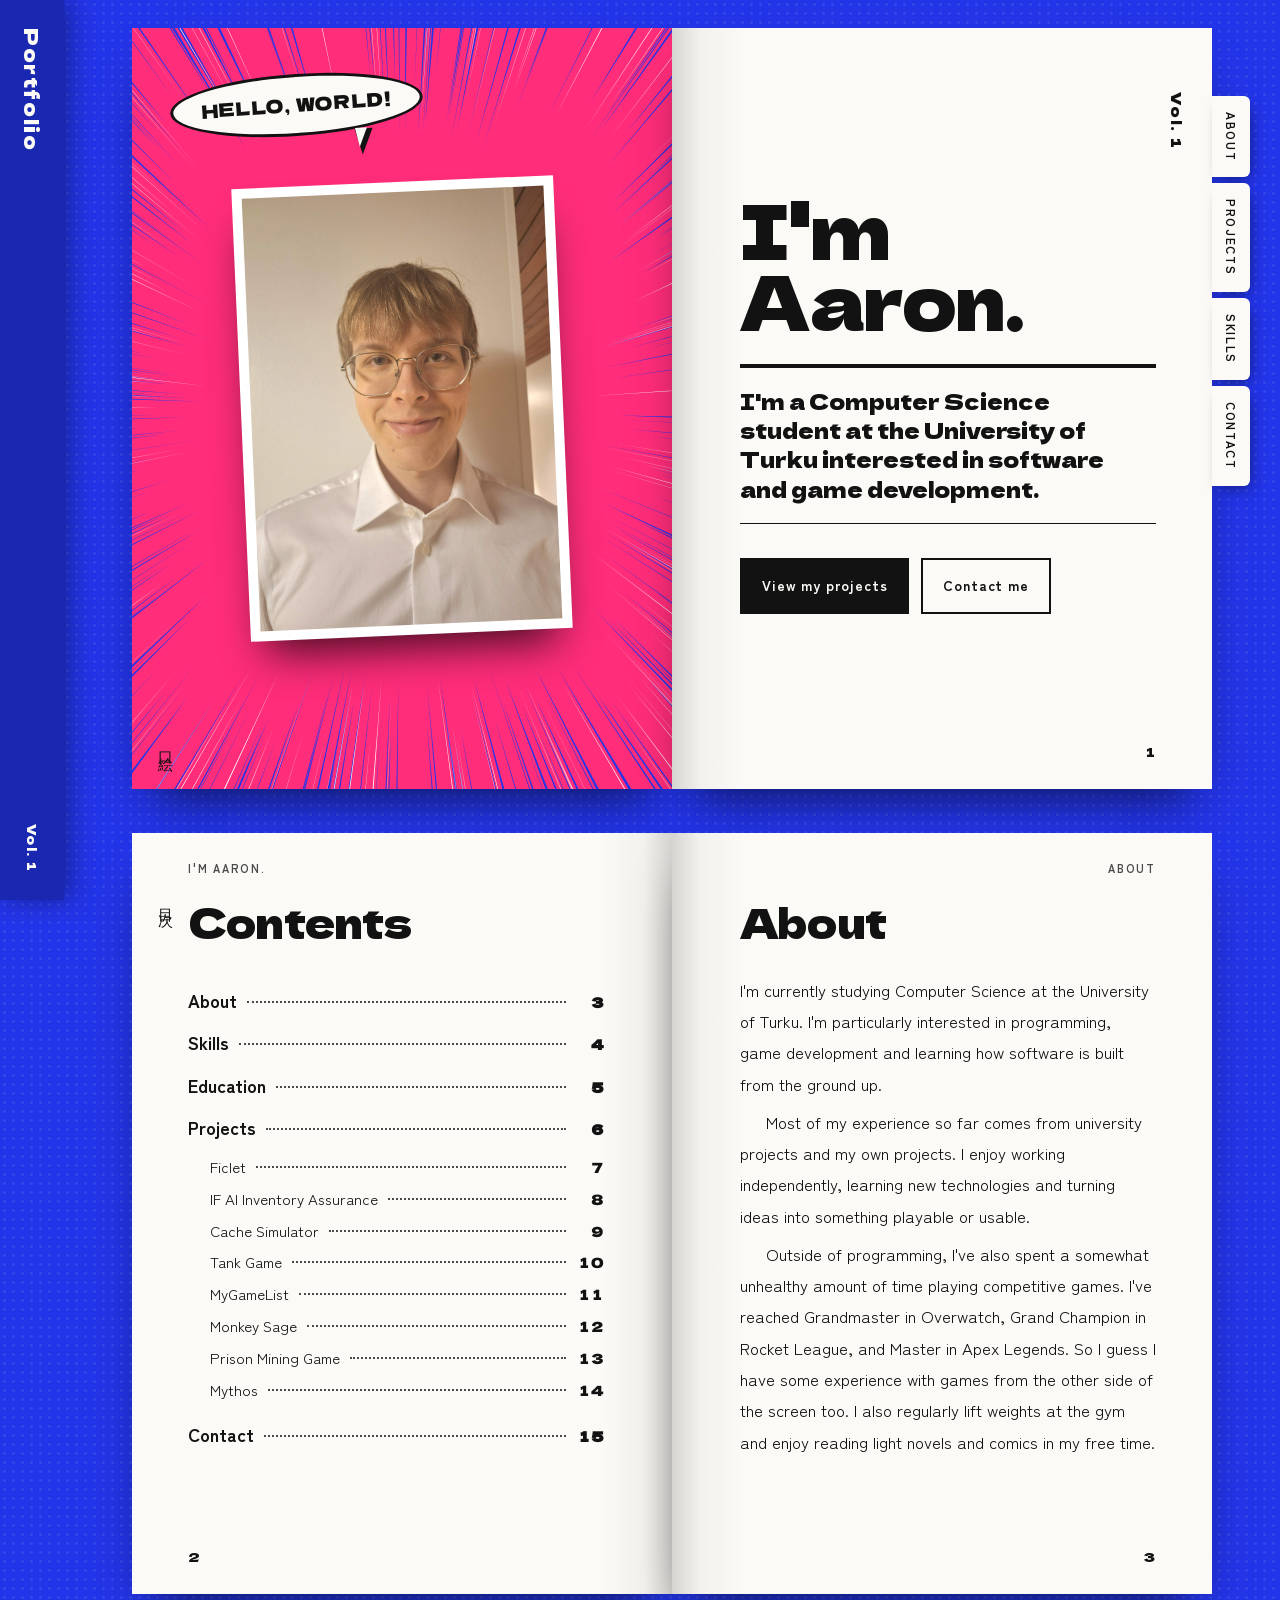
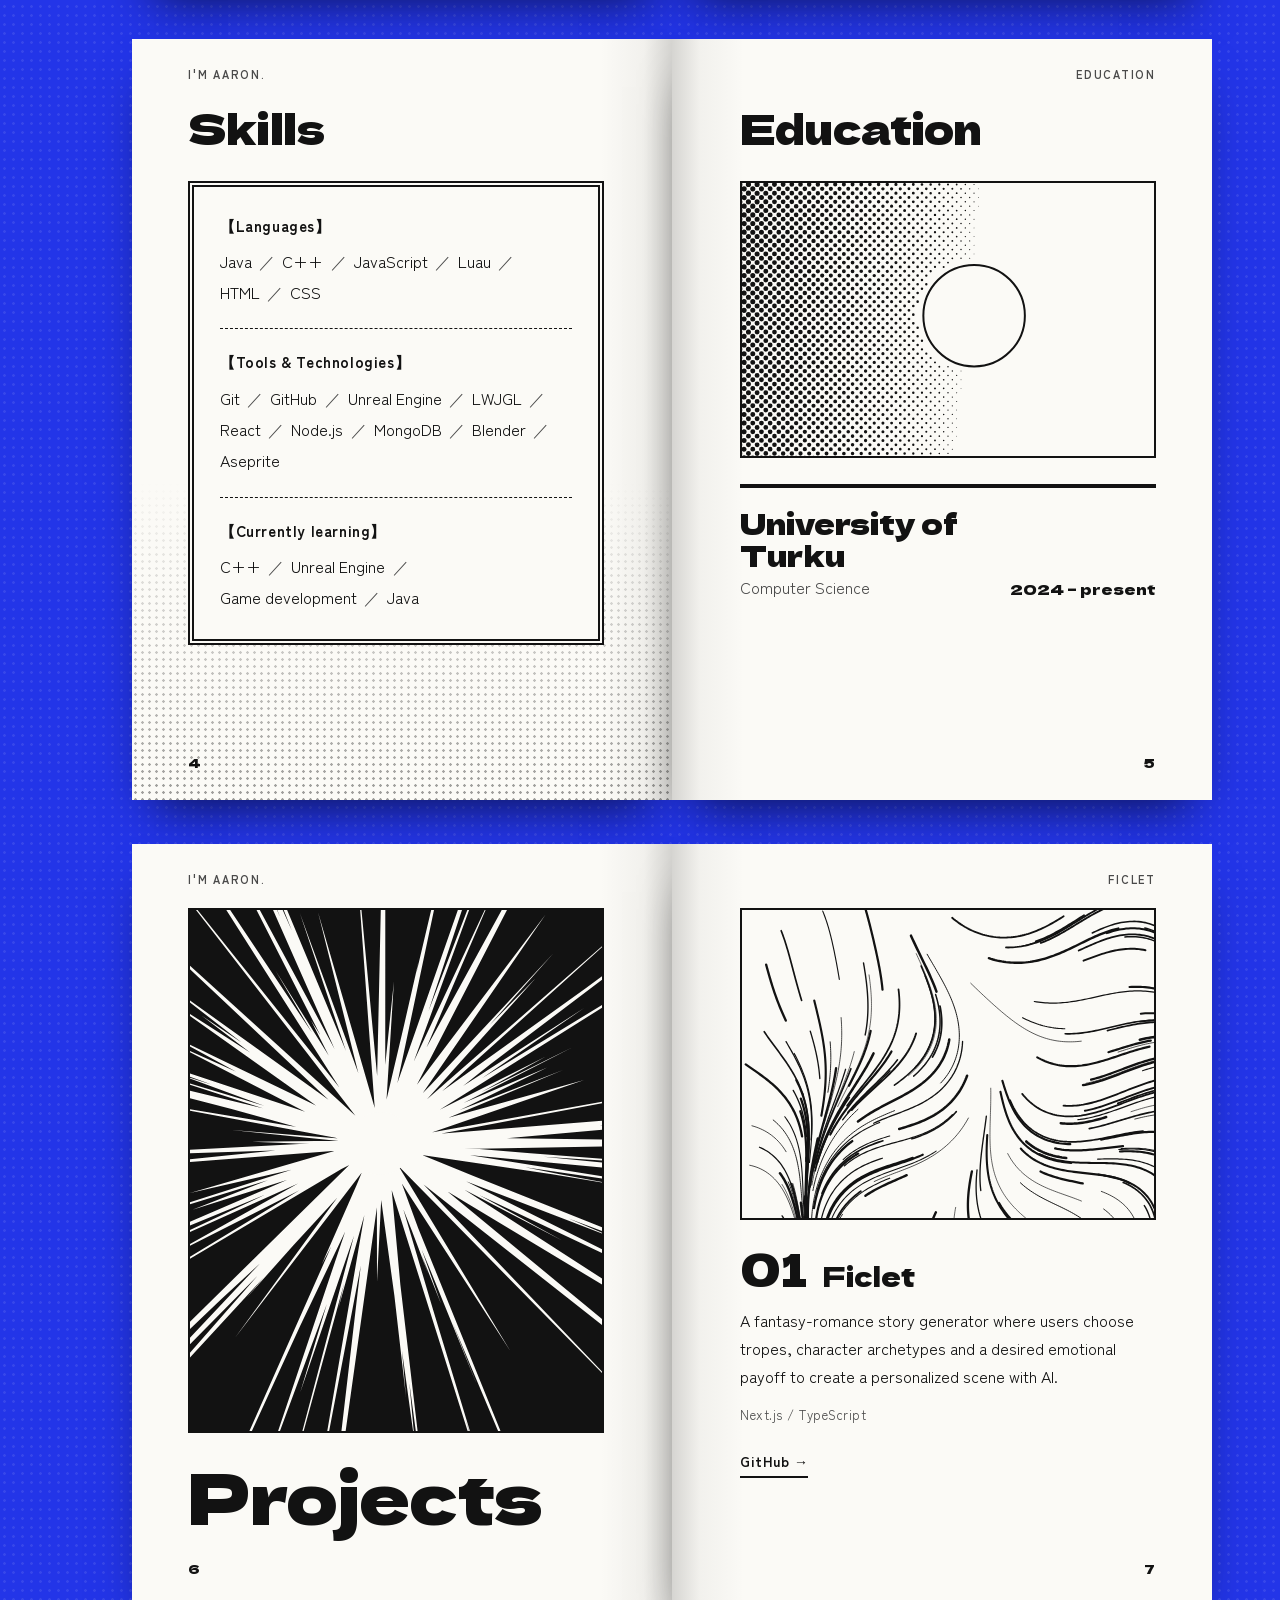
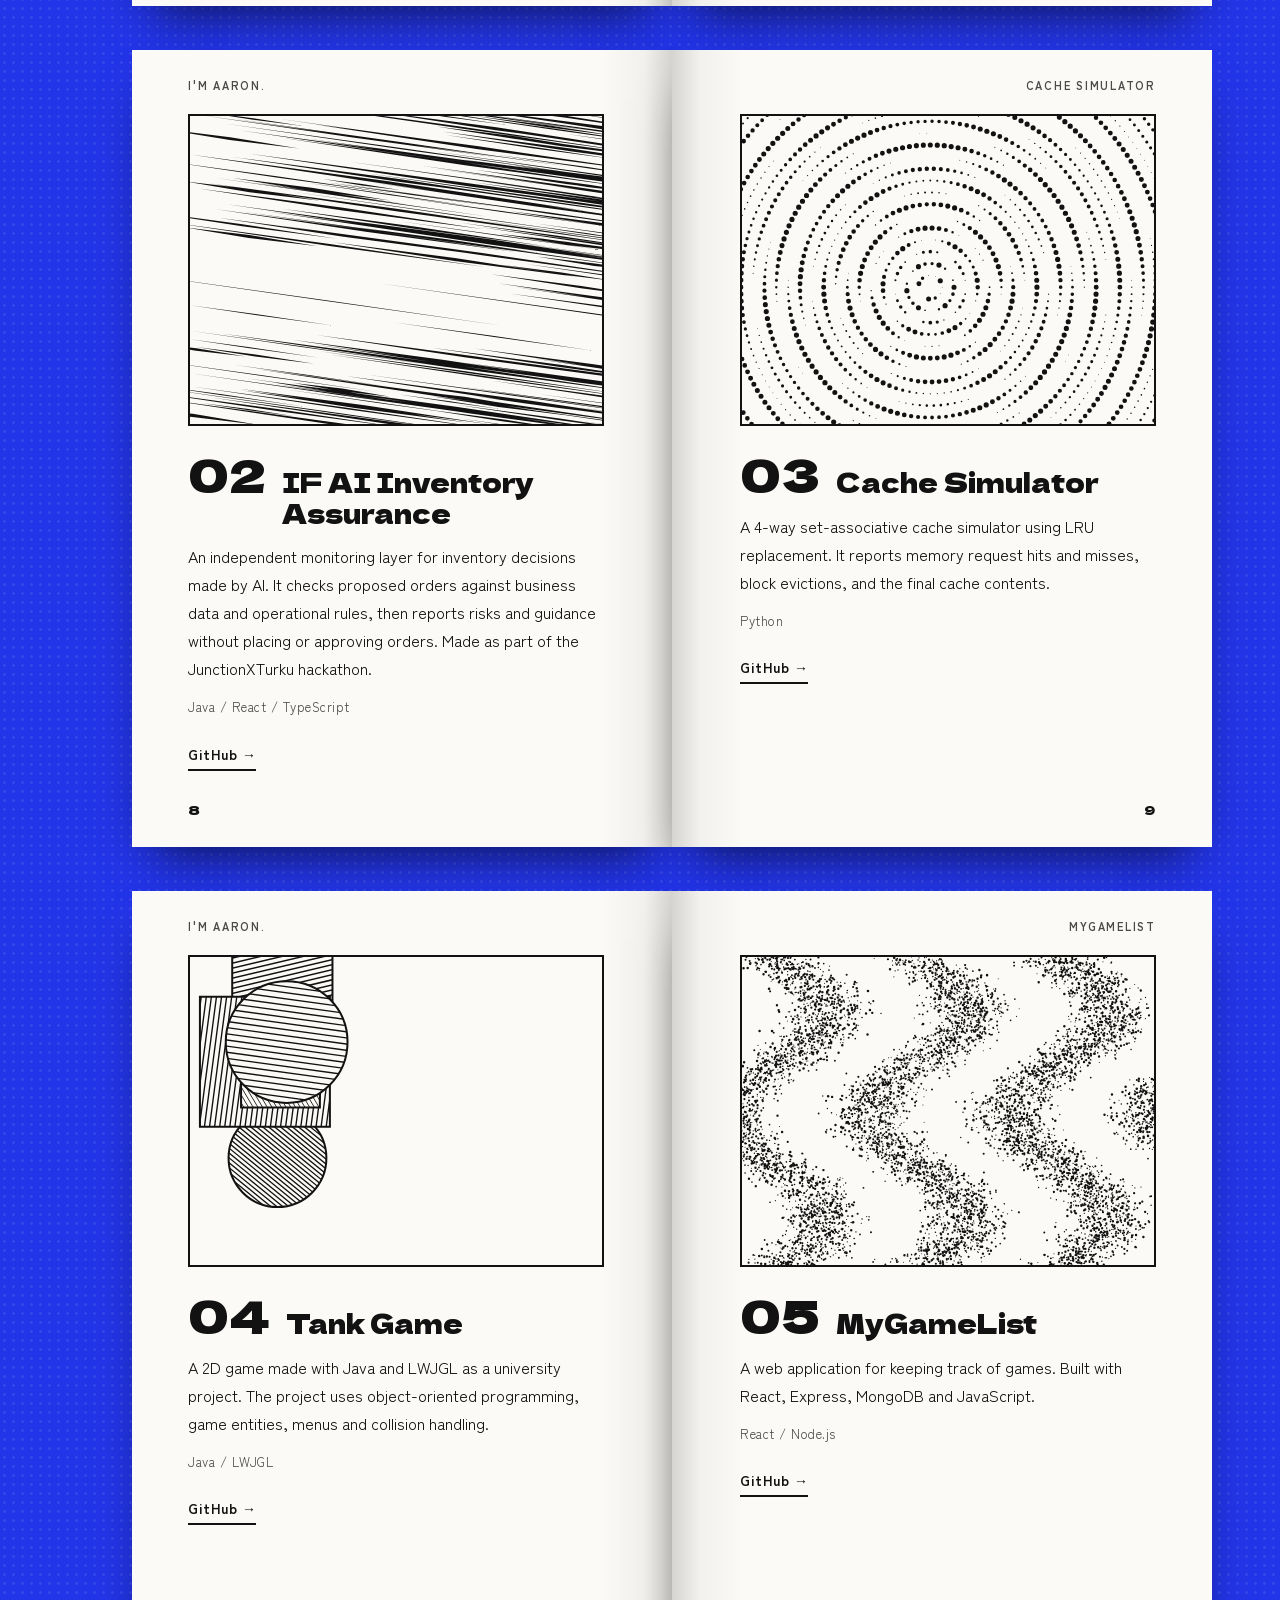
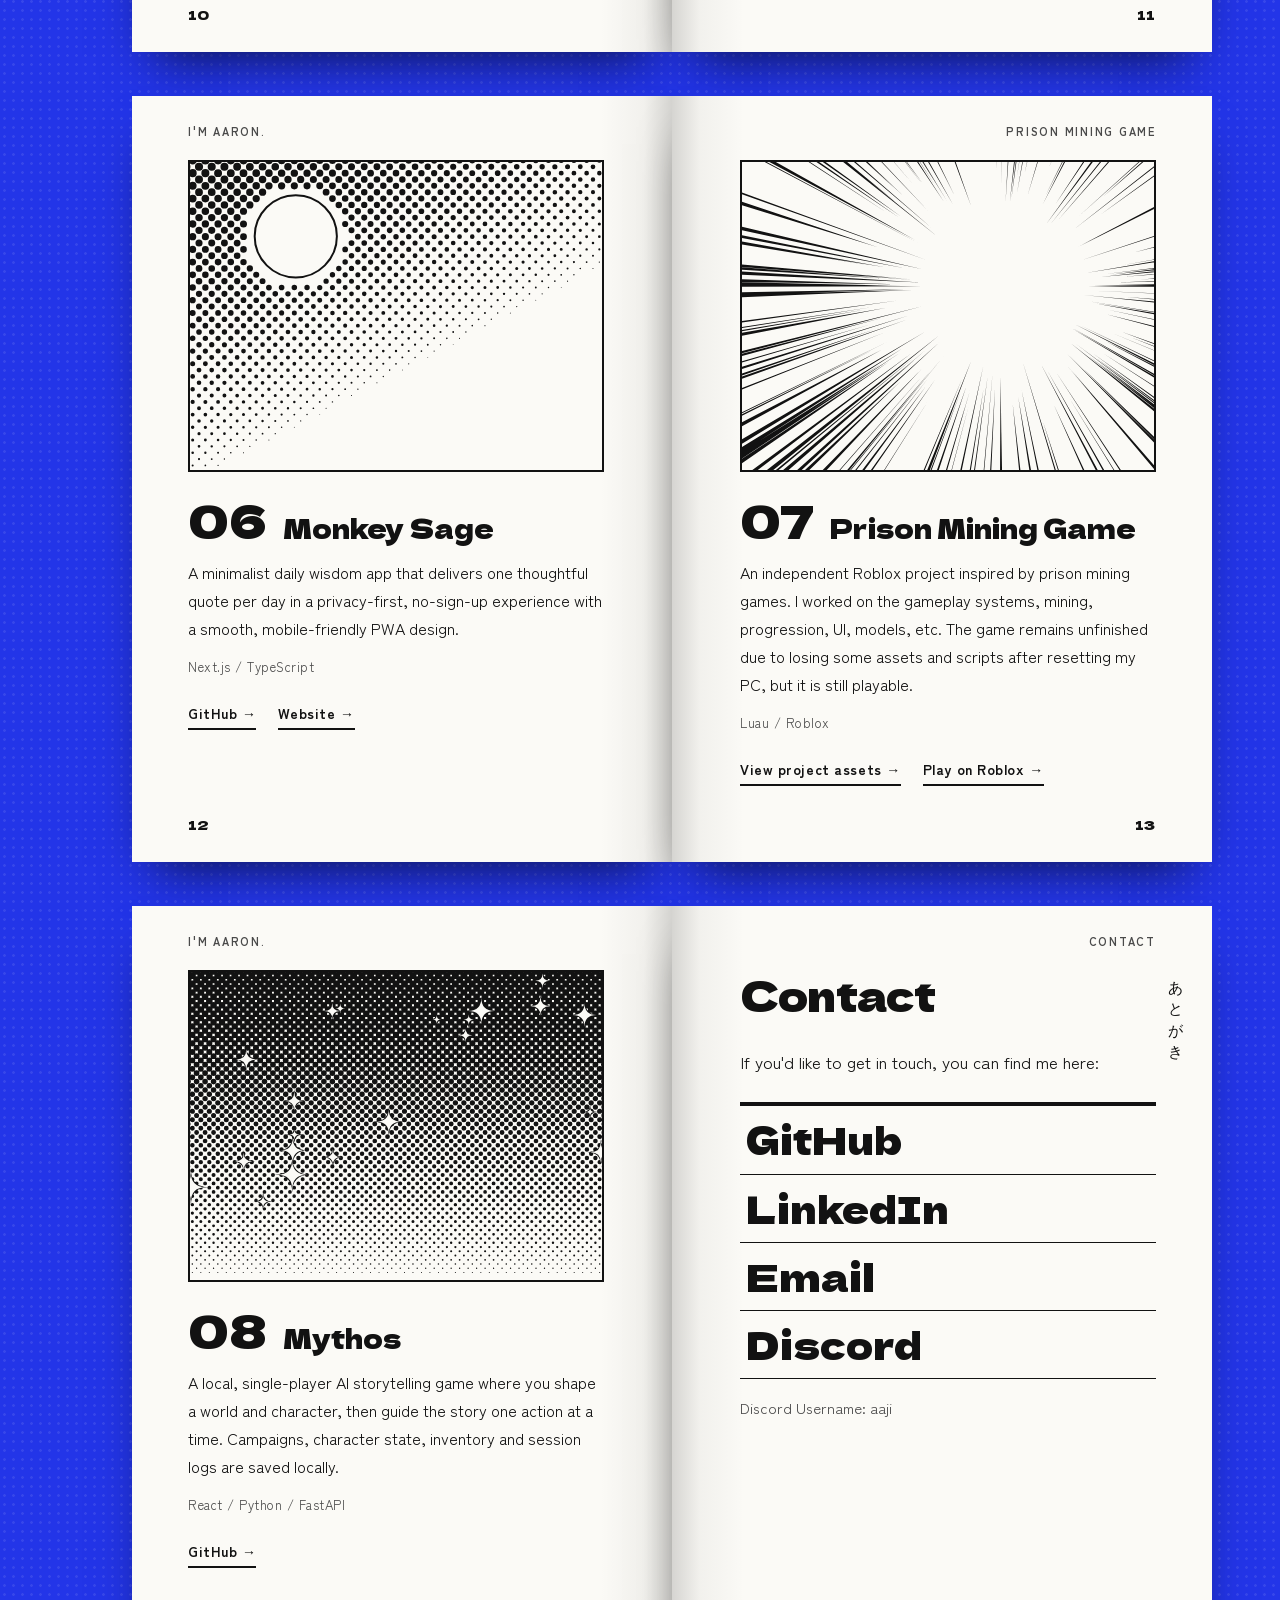
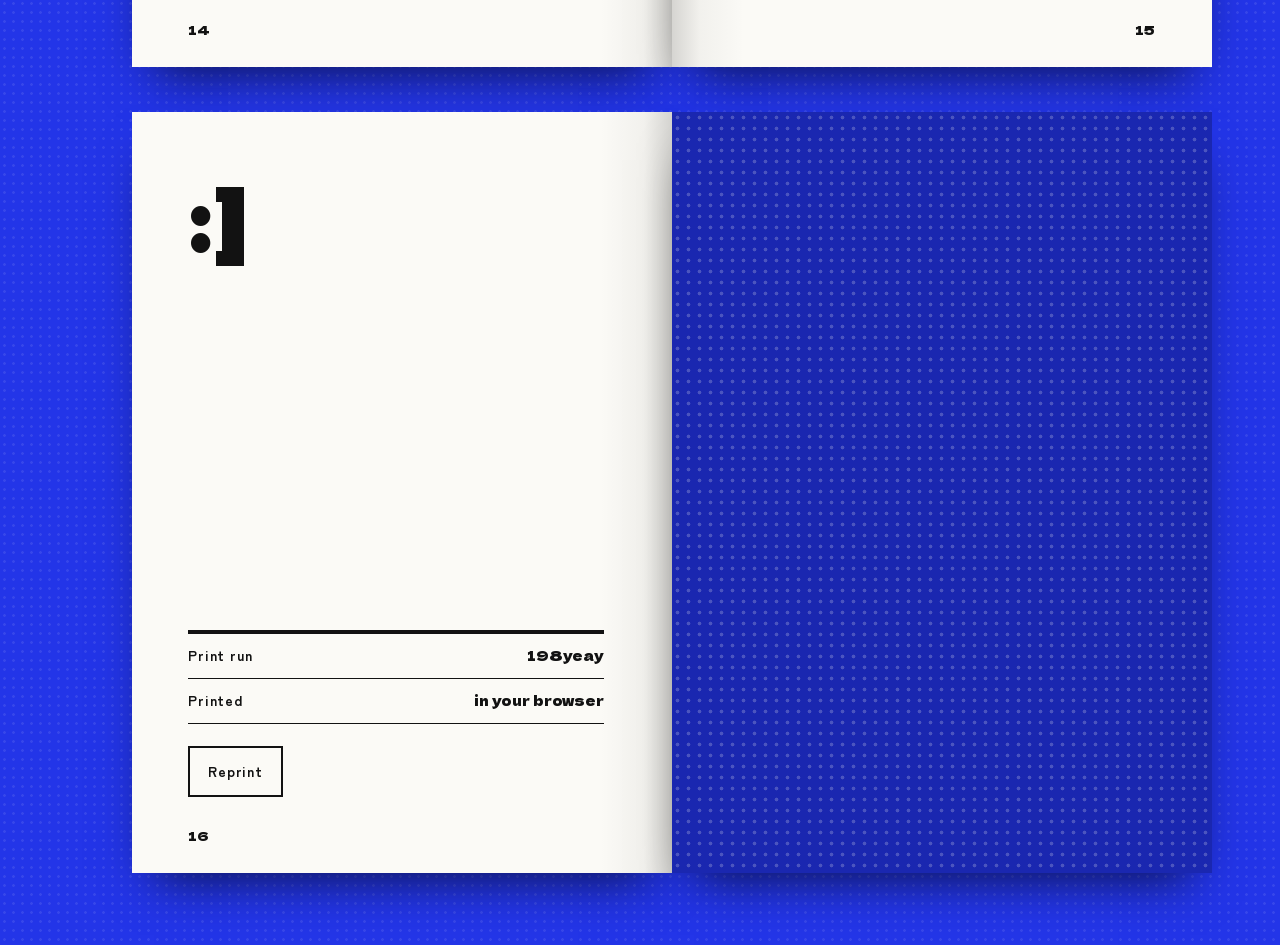
<file: index.html>
<!DOCTYPE html>
<html lang="en">
<head>
    <meta charset="UTF-8">
    <meta name="viewport" content="width=device-width, initial-scale=1.0">

    <title>My Portfolio</title>

    <!-- Link previews: images/og.png is a capture of the colour-insert spread -->
    <meta property="og:title" content="My Portfolio">
    <meta property="og:type" content="website">
    <meta property="og:url" content="https://aaji123.github.io/portfolio/">
    <meta property="og:image" content="https://aaji123.github.io/portfolio/images/og.png">
    <meta property="og:image:type" content="image/png">
    <meta property="og:image:width" content="1200">
    <meta property="og:image:height" content="630">
    <meta name="twitter:card" content="summary_large_image">
    <meta name="theme-color" content="#2335e8">

    <script>document.documentElement.classList.add("js");</script>
    <link rel="preload" href="fonts/dela-gothic-one-400-latin.woff2" as="font" type="font/woff2" crossorigin>
    <link rel="stylesheet" href="style.css">
</head>

<body>

    <a class="skip-link" href="#about">Skip to content</a>

    <!-- The book's spine and its thumb-index tabs -->
    <header class="spine">
        <nav>
            <a href="#" class="logo">Portfolio</a>
            <span class="spine-volume" aria-hidden="true">Vol. 1</span>

            <div class="nav-links">
                <a href="#about">About</a>
                <a href="#projects">Projects</a>
                <a href="#skills">Skills</a>
                <a href="#contact">Contact</a>
            </div>
        </nav>
    </header>


    <main class="book">

        <!-- SPREAD 1: colour insert | title page -->

        <div class="page verso page--insert">
            <canvas class="focus-lines" aria-hidden="true"></canvas>
            <figure class="insert-photo">
                <img src="images/Mugshot.jpg" alt="Mugshot" class="profile-picture">
            </figure>
            <p class="small-title balloon">HELLO, WORLD!</p>
            <span class="page-mark" lang="ja" aria-hidden="true">口絵</span>
        </div>

        <section class="page recto page--title hero" aria-labelledby="title">
            <div class="title-block">
                <h1 id="title">I'm Aaron.</h1>

                <p class="intro">
                    I'm a Computer Science student at the University of Turku
                    interested in software and game development.
                </p>

                <div class="buttons">
                    <a href="#projects" class="button">View my projects</a>
                    <a href="#contact" class="button secondary">Contact me</a>
                </div>
            </div>

            <span class="volume-mark" aria-hidden="true">Vol. 1</span>
            <span class="folio" aria-hidden="true">1</span>
        </section>


        <!-- SPREAD 2: contents | about -->

        <nav class="page verso page--contents" aria-labelledby="contents-title">
            <span class="running-head" aria-hidden="true">I'm Aaron.</span>
            <h2 id="contents-title">Contents</h2>
            <span class="page-mark page-mark--ink" lang="ja" aria-hidden="true">目次</span>

            <ol class="contents">
                <li><a href="#about"><span>About</span><span class="leader" aria-hidden="true"></span><span class="pg">3</span></a></li>
                <li><a href="#skills"><span>Skills</span><span class="leader" aria-hidden="true"></span><span class="pg">4</span></a></li>
                <li><a href="#education"><span>Education</span><span class="leader" aria-hidden="true"></span><span class="pg">5</span></a></li>
                <li>
                    <a href="#projects"><span>Projects</span><span class="leader" aria-hidden="true"></span><span class="pg">6</span></a>
                    <ol class="contents-episodes">
                        <li><a href="#ficlet"><span>Ficlet</span><span class="leader" aria-hidden="true"></span><span class="pg">7</span></a></li>
                        <li><a href="#ifai"><span>IF AI Inventory Assurance</span><span class="leader" aria-hidden="true"></span><span class="pg">8</span></a></li>
                        <li><a href="#cache-simulator"><span>Cache Simulator</span><span class="leader" aria-hidden="true"></span><span class="pg">9</span></a></li>
                        <li><a href="#tank-game"><span>Tank Game</span><span class="leader" aria-hidden="true"></span><span class="pg">10</span></a></li>
                        <li><a href="#mygamelist"><span>MyGameList</span><span class="leader" aria-hidden="true"></span><span class="pg">11</span></a></li>
                        <li><a href="#monkey-sage"><span>Monkey Sage</span><span class="leader" aria-hidden="true"></span><span class="pg">12</span></a></li>
                        <li><a href="#prison-mining-game"><span>Prison Mining Game</span><span class="leader" aria-hidden="true"></span><span class="pg">13</span></a></li>
                        <li><a href="#mythos"><span>Mythos</span><span class="leader" aria-hidden="true"></span><span class="pg">14</span></a></li>
                    </ol>
                </li>
                <li><a href="#contact"><span>Contact</span><span class="leader" aria-hidden="true"></span><span class="pg">15</span></a></li>
            </ol>

            <span class="folio" aria-hidden="true">2</span>
        </nav>

        <section id="about" class="page recto page--prose">
            <span class="running-head" aria-hidden="true">About</span>

            <h2>About</h2>

            <div class="about-body">
                <p>
                    I'm currently studying Computer Science at the University of Turku.
                    I'm particularly interested in programming, game development and
                    learning how software is built from the ground up.
                </p>

                <p>
                    Most of my experience so far comes from university projects
                    and my own projects. I enjoy working independently, learning
                    new technologies and turning ideas into something playable or usable.
                </p>

                <p>
                    Outside of programming, I've also spent a somewhat unhealthy amount of time
                    playing competitive games. I've reached Grandmaster in Overwatch,
                    Grand Champion in Rocket League, and Master in Apex Legends.
                    So I guess I have some experience with games
                    from the other side of the screen too.
                    I also regularly lift weights at the gym and enjoy reading light novels and comics in my free time.
                </p>
            </div>

            <span class="folio" aria-hidden="true">3</span>
        </section>


        <!-- SPREAD 3: skills | education -->

        <section id="skills" class="page verso page--status">
            <span class="running-head" aria-hidden="true">I'm Aaron.</span>

            <h2>Skills</h2>

            <div class="status-window">

                <div class="status-group">
                    <h3>Languages</h3>
                    <ul class="tags">
                        <li>Java</li>
                        <li>C++</li>
                        <li>JavaScript</li>
                        <li>Luau</li>
                        <li>HTML</li>
                        <li>CSS</li>
                    </ul>
                </div>

                <div class="status-group">
                    <h3>Tools &amp; Technologies</h3>
                    <ul class="tags">
                        <li>Git</li>
                        <li>GitHub</li>
                        <li>Unreal Engine</li>
                        <li>LWJGL</li>
                        <li>React</li>
                        <li>Node.js</li>
                        <li>MongoDB</li>
                        <li>Blender</li>
                        <li>Aseprite</li>
                    </ul>
                </div>

                <div class="status-group learning">
                    <h3>Currently learning</h3>
                    <ul class="tags">
                        <li>C++</li>
                        <li>Unreal Engine</li>
                        <li>Game development</li>
                        <li>Java</li>
                    </ul>
                </div>

            </div>

            <span class="folio" aria-hidden="true">4</span>
        </section>

        <section id="education" class="page recto page--education">
            <span class="running-head" aria-hidden="true">Education</span>

            <h2>Education</h2>

            <canvas class="plate plate--wide" aria-hidden="true"></canvas>

            <div class="education-item">
                <div>
                    <h3>University of Turku</h3>
                    <p>Computer Science</p>
                </div>

                <span>2024 – present</span>
            </div>

            <span class="folio" aria-hidden="true">5</span>
        </section>


        <!-- SPREADS 4–8: projects -->

        <section class="chapter" aria-labelledby="projects-title">

            <div id="projects" class="page verso page--opener">
                <span class="running-head" aria-hidden="true">I'm Aaron.</span>
                <canvas class="plate plate--opener" aria-hidden="true"></canvas>
                <h2 id="projects-title">Projects</h2>
                <span class="folio" aria-hidden="true">6</span>
            </div>

            <article id="ficlet" class="page recto project">
                <span class="running-head" aria-hidden="true">Ficlet</span>
                <canvas class="plate" aria-hidden="true"></canvas>

                <div class="ep-head">
                    <span class="ep-number">01</span>
                    <h3>Ficlet</h3>
                </div>

                <p>
                    A fantasy-romance story generator where users choose tropes,
                    character archetypes and a desired emotional payoff to create
                    a personalized scene with AI.
                </p>

                <p class="ep-stack">Next.js / TypeScript</p>

                <div class="project-links">
                    <a href="https://github.com/aaji123/ficlet" target="_blank" rel="noopener noreferrer">GitHub →</a>
                </div>

                <span class="folio" aria-hidden="true">7</span>
            </article>

            <article id="ifai" class="page verso project">
                <span class="running-head" aria-hidden="true">I'm Aaron.</span>
                <canvas class="plate" aria-hidden="true"></canvas>

                <div class="ep-head">
                    <span class="ep-number">02</span>
                    <h3>IF AI Inventory Assurance</h3>
                </div>

                <p>
                    An independent monitoring layer for inventory decisions made by
                    AI. It checks proposed orders against business data and
                    operational rules, then reports risks and guidance without
                    placing or approving orders. Made as part of the JunctionXTurku
                    hackathon.
                </p>

                <p class="ep-stack">Java / React / TypeScript</p>

                <div class="project-links">
                    <a href="https://github.com/sucary/ifai" target="_blank" rel="noopener noreferrer">
                        GitHub →
                    </a>
                </div>

                <span class="folio" aria-hidden="true">8</span>
            </article>

            <article id="cache-simulator" class="page recto project">
                <span class="running-head" aria-hidden="true">Cache Simulator</span>
                <canvas class="plate" aria-hidden="true"></canvas>

                <div class="ep-head">
                    <span class="ep-number">03</span>
                    <h3>Cache Simulator</h3>
                </div>

                <p>
                    A 4-way set-associative cache simulator using LRU replacement.
                    It reports memory request hits and misses, block evictions,
                    and the final cache contents.
                </p>

                <p class="ep-stack">Python</p>

                <div class="project-links">
                    <a href="https://github.com/aaji123/cache_sim" target="_blank" rel="noopener noreferrer">
                        GitHub →
                    </a>
                </div>

                <span class="folio" aria-hidden="true">9</span>
            </article>

            <article id="tank-game" class="page verso project">
                <span class="running-head" aria-hidden="true">I'm Aaron.</span>
                <canvas class="plate" aria-hidden="true"></canvas>

                <div class="ep-head">
                    <span class="ep-number">04</span>
                    <h3>Tank Game</h3>
                </div>

                <p>
                    A 2D game made with Java and LWJGL as a university
                    project. The project uses object-oriented programming,
                    game entities, menus and collision handling.
                </p>

                <p class="ep-stack">Java / LWJGL</p>

                <div class="project-links">
                    <a href="https://github.com/aaji123/lwjgl-tank-game" target="_blank" rel="noopener noreferrer">
                        GitHub →
                    </a>
                </div>

                <span class="folio" aria-hidden="true">10</span>
            </article>

            <article id="mygamelist" class="page recto project">
                <span class="running-head" aria-hidden="true">MyGameList</span>
                <canvas class="plate" aria-hidden="true"></canvas>

                <div class="ep-head">
                    <span class="ep-number">05</span>
                    <h3>MyGameList</h3>
                </div>

                <p>
                    A web application for keeping track of games.
                    Built with React, Express, MongoDB and JavaScript.
                </p>

                <p class="ep-stack">React / Node.js</p>

                <div class="project-links">
                    <a href="https://github.com/aaji123/MyGameList" target="_blank" rel="noopener noreferrer">
                        GitHub →
                    </a>
                </div>

                <span class="folio" aria-hidden="true">11</span>
            </article>

            <article id="monkey-sage" class="page verso project">
                <span class="running-head" aria-hidden="true">I'm Aaron.</span>
                <canvas class="plate" aria-hidden="true"></canvas>

                <div class="ep-head">
                    <span class="ep-number">06</span>
                    <h3>Monkey Sage</h3>
                </div>

                <p>
                    A minimalist daily wisdom app that delivers one thoughtful quote
                    per day in a privacy-first, no-sign-up experience with a smooth,
                    mobile-friendly PWA design.
                </p>

                <p class="ep-stack">Next.js / TypeScript</p>

                <div class="project-links">
                    <a href="https://github.com/aaji123/monkeysage" target="_blank" rel="noopener noreferrer">
                        GitHub →
                    </a>

                    <a href="https://monkeysage.vercel.app/" target="_blank" rel="noopener noreferrer">
                        Website →
                    </a>
                </div>

                <span class="folio" aria-hidden="true">12</span>
            </article>

            <article id="prison-mining-game" class="page recto project">
                <span class="running-head" aria-hidden="true">Prison Mining Game</span>
                <canvas class="plate" aria-hidden="true"></canvas>

                <div class="ep-head">
                    <span class="ep-number">07</span>
                    <h3>Prison Mining Game</h3>
                </div>

                <p>
                    An independent Roblox project inspired by prison mining games.
                    I worked on the gameplay systems, mining, progression, UI, models, etc.
                    The game remains unfinished due to losing some assets and scripts after
                    resetting my PC, but it is still playable.
                </p>

                <p class="ep-stack">Luau / Roblox</p>

                <div class="project-links">
                    <a href="roblox.html">View project assets →</a>

                    <a
                        href="https://ro.blox.com/Ebh5?af_dp=roblox%3A%2F%2Fnavigation%2Fgame_details%3FgameId%3D10768466064&af_web_dp=https%3A%2F%2Fwww.roblox.com%2Fgames%2F115770962165833"
                        target="_blank"
                        rel="noopener noreferrer"
                    >
                        Play on Roblox →
                    </a>
                </div>

                <span class="folio" aria-hidden="true">13</span>
            </article>

            <article id="mythos" class="page verso project">
                <span class="running-head" aria-hidden="true">I'm Aaron.</span>
                <canvas class="plate" aria-hidden="true"></canvas>

                <div class="ep-head">
                    <span class="ep-number">08</span>
                    <h3>Mythos</h3>
                </div>

                <p>
                    A local, single-player AI storytelling game where you shape a world
                    and character, then guide the story one action at a time. Campaigns,
                    character state, inventory and session logs are saved locally.
                </p>

                <p class="ep-stack">React / Python / FastAPI</p>

                <div class="project-links">
                    <a href="https://github.com/aaji123/text-rpg-ai" target="_blank" rel="noopener noreferrer">
                        GitHub →
                    </a>
                </div>

                <span class="folio" aria-hidden="true">14</span>
            </article>

        </section>


        <!-- SPREAD 8 (recto): contact, set as the afterword -->

        <section id="contact" class="page recto page--afterword">
            <span class="running-head" aria-hidden="true">Contact</span>

            <h2>Contact</h2>
            <span class="page-mark page-mark--ink" lang="ja" aria-hidden="true">あとがき</span>

            <p class="contact-intro">
                If you'd like to get in touch, you can find me here:
            </p>

            <div class="contact-links">

                <a href="https://github.com/aaji123" target="_blank" rel="noopener noreferrer">
                    GitHub
                </a>

                <a href="https://www.linkedin.com/in/aaron-pasanen-0b726a206/" target="_blank" rel="noopener noreferrer">
                    LinkedIn
                </a>

                <a href="mailto:aaron.pasanen@outlook.com">
                    Email
                </a>

                <a href="https://discord.com/users/181715687792705537" target="_blank" rel="noopener noreferrer">
                    Discord
                </a>
                <span> Discord Username: aaji</span>

            </div>

            <span class="folio" aria-hidden="true">15</span>
        </section>

    </main>


    <!-- LAST SPREAD: colophon | back endpaper -->

    <footer class="book book--end">

        <div class="page verso page--colophon">
            <p>:]</p>

            <dl class="colophon" hidden>
                <div>
                    <dt>Print run</dt>
                    <dd class="identity-seed" aria-live="polite"></dd>
                </div>
                <div>
                    <dt>Printed</dt>
                    <dd>in your browser</dd>
                </div>
            </dl>

            <button type="button" class="reprint" hidden>Reprint</button>

            <span class="folio" aria-hidden="true">16</span>
        </div>

        <div class="page recto page--endpaper" aria-hidden="true"></div>

    </footer>


    <script src="script.js"></script>
    <script src="identity.js"></script>

</body>
</html>
</file>
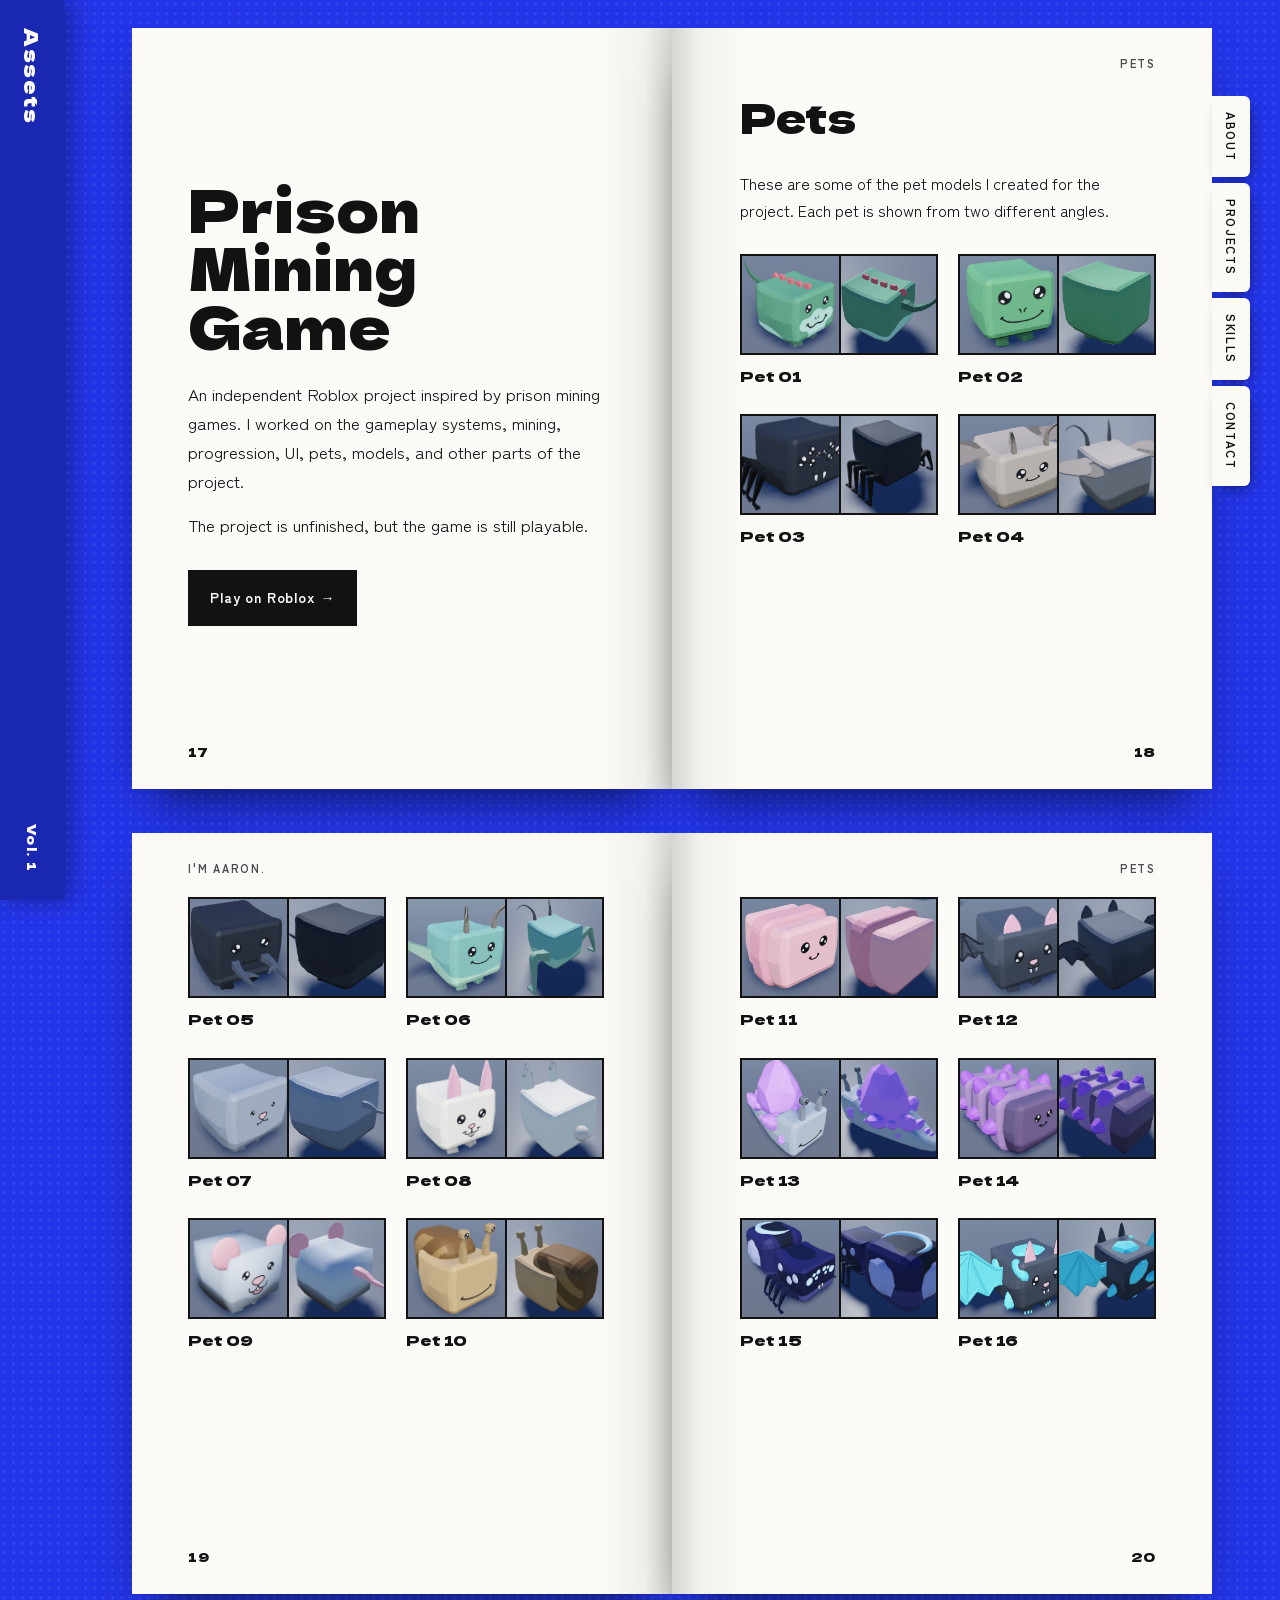
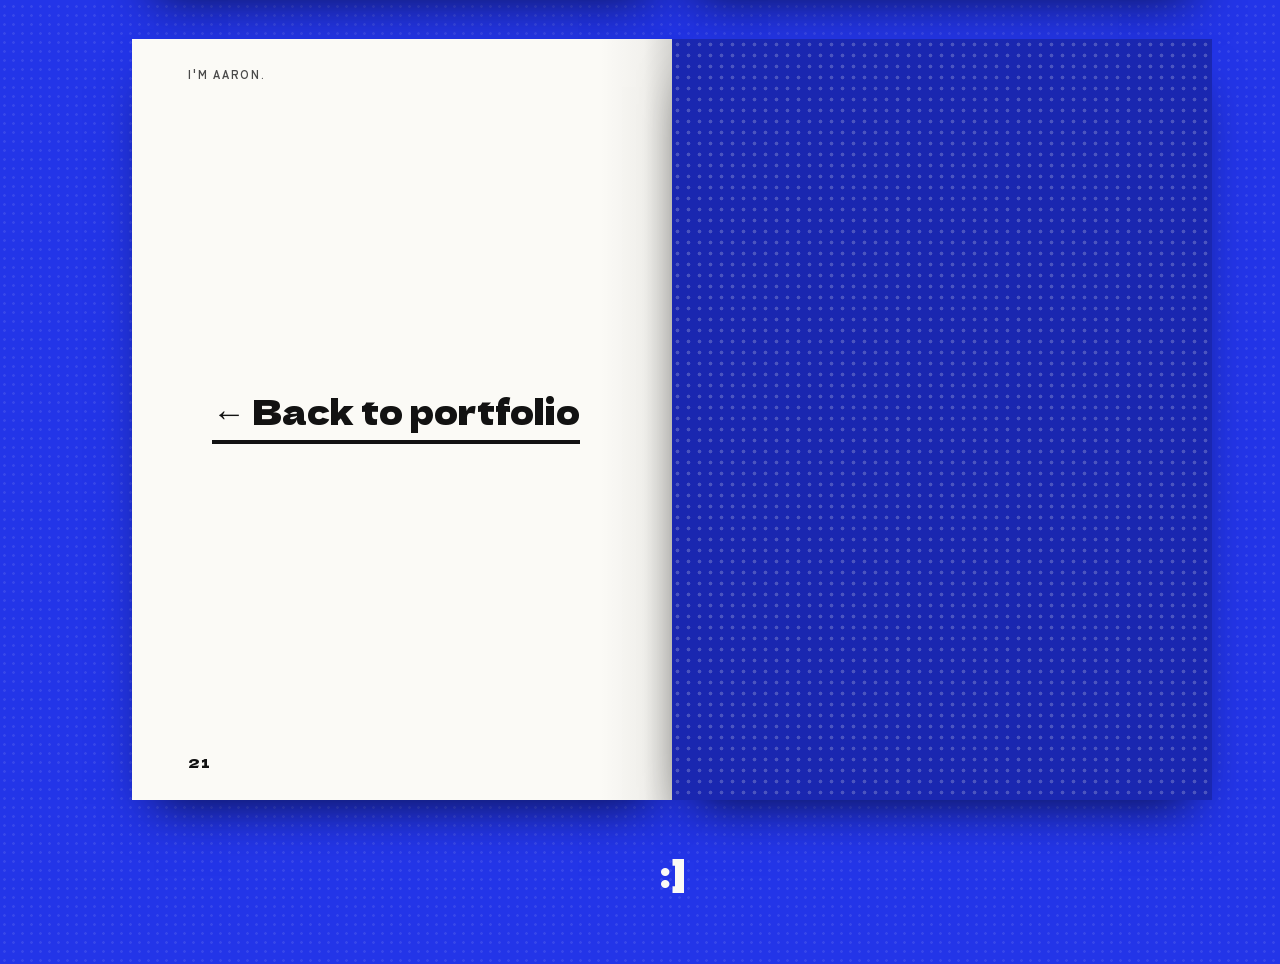
<file: roblox.html>
<!DOCTYPE html>
<html lang="en">
<head>
    <meta charset="UTF-8">
    <meta name="viewport" content="width=device-width, initial-scale=1.0">
    <title>Roblox Project - Aaron</title>
    <script>document.documentElement.classList.add("js");</script>
    <link rel="stylesheet" href="style.css">
</head>

<body>

    <header class="spine">
        <nav>
            <a href="index.html" class="logo">Assets</a>
            <span class="spine-volume" aria-hidden="true">Vol. 1</span>

            <div class="nav-links">
                <a href="index.html#about">About</a>
                <a href="index.html#projects">Projects</a>
                <a href="index.html#skills">Skills</a>
                <a href="index.html#contact">Contact</a>
            </div>
        </nav>
    </header>

    <main class="book appendix">

        <!-- APPENDIX: bonus pages of the same volume -->

        <section class="page verso project-page">

            <h1>Prison Mining Game</h1>

            <p>
                An independent Roblox project inspired by prison mining games.
                I worked on the gameplay systems, mining, progression, UI,
                pets, models, and other parts of the project.
            </p>

            <p>
                The project is unfinished, but the game is still playable.
            </p>

            <a
                href="https://ro.blox.com/Ebh5?af_dp=roblox%3A%2F%2Fnavigation%2Fgame_details%3FgameId%3D10768466064&af_web_dp=https%3A%2F%2Fwww.roblox.com%2Fgames%2F115770962165833"
                target="_blank"
                rel="noopener noreferrer"
                class="button"
            >
                Play on Roblox →
            </a>
            <span class="folio" aria-hidden="true">17</span>
        </section>

        <section id="pets" class="pets-chapter" aria-labelledby="pets-title">

            <div class="page recto pets-page">
                <span class="running-head" aria-hidden="true">Pets</span>
                <h2 id="pets-title">Pets</h2>

                <p>
        These are some of the pet models I created for the project.
        Each pet is shown from two different angles.
                </p>

                <div class="pet-gallery">
                    <figure class="pet-card">
                        <div class="pet-images">
                            <img src="images/roblox/pets/petModel1a.png" alt="Pet 01 - view 1">
                            <img src="images/roblox/pets/petModel1b.png" alt="Pet 01 - view 2">
                        </div>
                        <figcaption><h3>Pet 01</h3></figcaption>
                    </figure>

                    <figure class="pet-card">
                        <div class="pet-images">
                            <img src="images/roblox/pets/petModel2a.png" alt="Pet 02 - view 1">
                            <img src="images/roblox/pets/petModel2b.png" alt="Pet 02 - view 2">
                        </div>
                        <figcaption><h3>Pet 02</h3></figcaption>
                    </figure>

                    <figure class="pet-card">
                        <div class="pet-images">
                            <img src="images/roblox/pets/petModel3a.png" alt="Pet 03 - view 1">
                            <img src="images/roblox/pets/petModel3b.png" alt="Pet 03 - view 2">
                        </div>
                        <figcaption><h3>Pet 03</h3></figcaption>
                    </figure>

                    <figure class="pet-card">
                        <div class="pet-images">
                            <img src="images/roblox/pets/petModel4a.png" alt="Pet 04 - view 1">
                            <img src="images/roblox/pets/petModel4b.png" alt="Pet 04 - view 2">
                        </div>
                        <figcaption><h3>Pet 04</h3></figcaption>
                    </figure>
                </div>
                <span class="folio" aria-hidden="true">18</span>
            </div>

            <div class="page verso pets-page">
                <span class="running-head" aria-hidden="true">I'm Aaron.</span>
                <div class="pet-gallery">
                    <figure class="pet-card">
                        <div class="pet-images">
                            <img src="images/roblox/pets/petModel5a.png" alt="Pet 05 - view 1">
                            <img src="images/roblox/pets/petModel5b.png" alt="Pet 05 - view 2">
                        </div>
                        <figcaption><h3>Pet 05</h3></figcaption>
                    </figure>

                    <figure class="pet-card">
                        <div class="pet-images">
                            <img src="images/roblox/pets/petModel6a.png" alt="Pet 06 - view 1">
                            <img src="images/roblox/pets/petModel6b.png" alt="Pet 06 - view 2">
                        </div>
                        <figcaption><h3>Pet 06</h3></figcaption>
                    </figure>

                    <figure class="pet-card">
                        <div class="pet-images">
                            <img src="images/roblox/pets/petModel7a.png" alt="Pet 07 - view 1">
                            <img src="images/roblox/pets/petModel7b.png" alt="Pet 07 - view 2">
                        </div>
                        <figcaption><h3>Pet 07</h3></figcaption>
                    </figure>

                    <figure class="pet-card">
                        <div class="pet-images">
                            <img src="images/roblox/pets/petModel8a.png" alt="Pet 08 - view 1">
                            <img src="images/roblox/pets/petModel8b.png" alt="Pet 08 - view 2">
                        </div>
                        <figcaption><h3>Pet 08</h3></figcaption>
                    </figure>

                    <figure class="pet-card">
                        <div class="pet-images">
                            <img src="images/roblox/pets/petModel9a.png" alt="Pet 09 - view 1">
                            <img src="images/roblox/pets/petModel9b.png" alt="Pet 09 - view 2">
                        </div>
                        <figcaption><h3>Pet 09</h3></figcaption>
                    </figure>

                    <figure class="pet-card">
                        <div class="pet-images">
                            <img src="images/roblox/pets/petModel10a.png" alt="Pet 10 - view 1">
                            <img src="images/roblox/pets/petModel10b.png" alt="Pet 10 - view 2">
                        </div>
                        <figcaption><h3>Pet 10</h3></figcaption>
                    </figure>
                </div>
                <span class="folio" aria-hidden="true">19</span>
            </div>

            <div class="page recto pets-page">
                <span class="running-head" aria-hidden="true">Pets</span>
                <div class="pet-gallery">
                    <figure class="pet-card">
                        <div class="pet-images">
                            <img src="images/roblox/pets/petModel11a.png" alt="Pet 11 - view 1">
                            <img src="images/roblox/pets/petModel11b.png" alt="Pet 11 - view 2">
                        </div>
                        <figcaption><h3>Pet 11</h3></figcaption>
                    </figure>

                    <figure class="pet-card">
                        <div class="pet-images">
                            <img src="images/roblox/pets/petModel12a.png" alt="Pet 12 - view 1">
                            <img src="images/roblox/pets/petModel12b.png" alt="Pet 12 - view 2">
                        </div>
                        <figcaption><h3>Pet 12</h3></figcaption>
                    </figure>

                    <figure class="pet-card">
                        <div class="pet-images">
                            <img src="images/roblox/pets/petModel13a.png" alt="Pet 13 - view 1">
                            <img src="images/roblox/pets/petModel13b.png" alt="Pet 13 - view 2">
                        </div>
                        <figcaption><h3>Pet 13</h3></figcaption>
                    </figure>

                    <figure class="pet-card">
                        <div class="pet-images">
                            <img src="images/roblox/pets/petModel14a.png" alt="Pet 14 - view 1">
                            <img src="images/roblox/pets/petModel14b.png" alt="Pet 14 - view 2">
                        </div>
                        <figcaption><h3>Pet 14</h3></figcaption>
                    </figure>

                    <figure class="pet-card">
                        <div class="pet-images">
                            <img src="images/roblox/pets/petModel15a.png" alt="Pet 15 - view 1">
                            <img src="images/roblox/pets/petModel15b.png" alt="Pet 15 - view 2">
                        </div>
                        <figcaption><h3>Pet 15</h3></figcaption>
                    </figure>

                    <figure class="pet-card">
                        <div class="pet-images">
                            <img src="images/roblox/pets/petModel16a.png" alt="Pet 16 - view 1">
                            <img src="images/roblox/pets/petModel16b.png" alt="Pet 16 - view 2">
                        </div>
                        <figcaption><h3>Pet 16</h3></figcaption>
                    </figure>
                </div>
                <span class="folio" aria-hidden="true">20</span>
            </div>

        </section>

        <section class="page verso back-link">
            <span class="running-head" aria-hidden="true">I'm Aaron.</span>
            <a href="index.html">← Back to portfolio</a>
            <span class="folio" aria-hidden="true">21</span>
        </section>

        <div class="page recto page--endpaper" aria-hidden="true"></div>

    </main>

    <footer>
        :]
    </footer>

    <script src="identity.js"></script>

</body>
</html>
</file>
<file: style.css>
/*
 * LIGHT NOVEL, VOLUME 1
 * The portfolio as one open paperback on cobalt book cloth: paper pages,
 * black ink, grey only as screentone dots, hot magenta for the colour insert.
 */

@font-face {
    font-family: "Dela Gothic One";
    font-style: normal;
    font-weight: 400;
    font-display: swap;
    src: url("fonts/dela-gothic-one-400-latin.woff2") format("woff2");
    unicode-range: U+0000-00FF, U+0131, U+0152-0153, U+02BB-02BC, U+02C6, U+02DA, U+02DC, U+0304, U+0308, U+0329, U+2000-206F, U+20AC, U+2122, U+2191, U+2193, U+2212, U+2215, U+FEFF, U+FFFD;
}

@font-face {
    font-family: "Dela Gothic One";
    font-style: normal;
    font-weight: 400;
    font-display: swap;
    src: url("fonts/dela-gothic-one-400-latin-ext.woff2") format("woff2");
    unicode-range: U+0100-02BA, U+02BD-02C5, U+02C7-02CC, U+02CE-02D7, U+02DD-02FF, U+0304, U+0308, U+0329, U+1D00-1DBF, U+1E00-1E9F, U+1EF2-1EFF, U+2020, U+20A0-20AB, U+20AD-20C4, U+2113, U+2C60-2C7F, U+A720-A7FF;
}

@font-face {
    font-family: "Zen Kaku Gothic New";
    font-style: normal;
    font-weight: 400;
    font-display: swap;
    src: url("fonts/zen-kaku-gothic-new-400-latin.woff2") format("woff2");
    unicode-range: U+0000-00FF, U+0131, U+0152-0153, U+02BB-02BC, U+02C6, U+02DA, U+02DC, U+0304, U+0308, U+0329, U+2000-206F, U+20AC, U+2122, U+2191, U+2193, U+2212, U+2215, U+FEFF, U+FFFD;
}

@font-face {
    font-family: "Zen Kaku Gothic New";
    font-style: normal;
    font-weight: 400;
    font-display: swap;
    src: url("fonts/zen-kaku-gothic-new-400-latin-ext.woff2") format("woff2");
    unicode-range: U+0100-02BA, U+02BD-02C5, U+02C7-02CC, U+02CE-02D7, U+02DD-02FF, U+0304, U+0308, U+0329, U+1D00-1DBF, U+1E00-1E9F, U+1EF2-1EFF, U+2020, U+20A0-20AB, U+20AD-20C4, U+2113, U+2C60-2C7F, U+A720-A7FF;
}

@font-face {
    font-family: "Zen Kaku Gothic New";
    font-style: normal;
    font-weight: 700;
    font-display: swap;
    src: url("fonts/zen-kaku-gothic-new-700-latin.woff2") format("woff2");
    unicode-range: U+0000-00FF, U+0131, U+0152-0153, U+02BB-02BC, U+02C6, U+02DA, U+02DC, U+0304, U+0308, U+0329, U+2000-206F, U+20AC, U+2122, U+2191, U+2193, U+2212, U+2215, U+FEFF, U+FFFD;
}

@font-face {
    font-family: "Zen Kaku Gothic New";
    font-style: normal;
    font-weight: 700;
    font-display: swap;
    src: url("fonts/zen-kaku-gothic-new-700-latin-ext.woff2") format("woff2");
    unicode-range: U+0100-02BA, U+02BD-02C5, U+02C7-02CC, U+02CE-02D7, U+02DD-02FF, U+0304, U+0308, U+0329, U+1D00-1DBF, U+1E00-1E9F, U+1EF2-1EFF, U+2020, U+20A0-20AB, U+20AD-20C4, U+2113, U+2C60-2C7F, U+A720-A7FF;
}

:root {
    --cloth: #2335e8;        /* book cloth: the field around the book */
    --cloth-deep: #1a27b0;   /* the spine */
    --paper: #fbfaf6;
    --ink: #121212;
    --ink-soft: #4a4a4a;     /* 8.6:1 on paper */
    --magenta: #ff2d7a;      /* colour-insert ground and ink; never a text colour */

    --display: "Dela Gothic One", "Yu Gothic", "Hiragino Sans", "Noto Sans JP", sans-serif;
    --text: "Zen Kaku Gothic New", "Yu Gothic", "Hiragino Sans", "Noto Sans JP", sans-serif;

    /* One spread fills the first viewport: two pages of 1 : 1.41 (bunko). */
    --book: min(1200px, calc(100vw - 200px), calc((100vh - 56px) * 1.41));
    --page-h: calc(var(--book) / 2 * 1.41);
    --page-pad: 56px;
    --gutter-pad: 68px;

    --ease-out: cubic-bezier(0.16, 1, 0.3, 1);
}

@supports (height: 100svh) {
    :root {
        --book: min(1200px, calc(100vw - 200px), calc((100svh - 56px) * 1.41));
    }
}

* {
    box-sizing: border-box;
    margin: 0;
    padding: 0;
}

html {
    scroll-behavior: smooth;
    scrollbar-color: var(--paper) var(--cloth-deep);
}

/* Book cloth: a fine white screentone over cobalt. */
body {
    background-color: var(--cloth);
    background-image: radial-gradient(rgba(255, 255, 255, 0.09) 1.1px, transparent 1.6px);
    background-size: 9px 9px;
    color: var(--ink);
    font-family: var(--text);
    font-size: 16px;
    line-height: 1.7;
    -webkit-font-smoothing: antialiased;
}

a {
    color: inherit;
    text-decoration: none;
}

::selection {
    background: var(--magenta);
    color: var(--ink);
}

:focus-visible {
    outline: 3px solid var(--magenta);
    outline-offset: 3px;
}

.skip-link {
    position: absolute;
    z-index: 20;
    top: 10px;
    left: 80px;
    padding: 10px 14px;
    background: var(--paper);
    color: var(--ink);
    font-weight: 700;
    transform: translateY(-200%);
}

.skip-link:focus {
    transform: none;
}


/* SPINE AND THUMB-INDEX TABS */

.spine {
    position: fixed;
    z-index: 10;
    top: 0;
    bottom: 0;
    left: 0;
    width: 64px;
    background: var(--cloth-deep);
    box-shadow: 6px 0 24px rgba(0, 0, 0, 0.35);
}

.spine nav {
    height: 100%;
    display: flex;
    flex-direction: column;
    align-items: center;
    padding: 28px 0;
}

.spine :focus-visible {
    outline-color: var(--paper);
}

.logo {
    writing-mode: vertical-rl;
    font-family: var(--display);
    font-size: 20px;
    letter-spacing: 0.08em;
    color: var(--paper);
}

.spine-volume {
    margin-top: auto;
    writing-mode: vertical-rl;
    font-family: var(--display);
    font-size: 13px;
    letter-spacing: 0.1em;
    color: var(--paper);
}

/* Tabs stick out of the book's fore-edge, like a dictionary's thumb index. */
.nav-links {
    position: fixed;
    top: 96px;
    left: calc(50% + 32px + var(--book) / 2);
    display: flex;
    flex-direction: column;
    gap: 6px;
}

.nav-links a {
    display: block;
    padding: 16px 9px;
    writing-mode: vertical-rl;

    background: var(--paper);
    color: var(--ink);
    border-radius: 0 6px 6px 0;
    box-shadow: 4px 6px 16px -6px rgba(0, 0, 0, 0.6);

    font-size: 12px;
    font-weight: 700;
    letter-spacing: 0.14em;
    text-transform: uppercase;

    transition: transform 200ms var(--ease-out), background 150ms ease;
}

.nav-links a:hover,
.nav-links a[aria-current="true"] {
    background: var(--magenta);
    transform: translateX(4px);
}


/* THE BOOK */

.book {
    width: var(--book);
    margin: 0 auto;
    padding-left: 64px;
    box-sizing: content-box;

    display: grid;
    grid-template-columns: 1fr 1fr;
    row-gap: 44px;
}

main.book {
    padding-top: 28px;
}

footer.book {
    padding-top: 44px;
    padding-bottom: 72px;
}

.chapter {
    display: contents;
}

.page {
    position: relative;
    container-type: inline-size;
    min-height: var(--page-h);
    padding: 64px var(--page-pad) 76px;
    background-color: var(--paper);
    box-shadow: 0 26px 48px -22px rgba(0, 0, 0, 0.7);
}

/* The gutter: paper curving into the binding. */
.verso {
    padding-right: var(--gutter-pad);
    background-image: linear-gradient(to left, rgba(18, 18, 18, 0.16), rgba(18, 18, 18, 0.04) 28px, rgba(18, 18, 18, 0) 72px);
}

.recto {
    padding-left: var(--gutter-pad);
    background-image: linear-gradient(to right, rgba(18, 18, 18, 0.16), rgba(18, 18, 18, 0.04) 28px, rgba(18, 18, 18, 0) 72px);
}

.running-head,
.folio {
    position: absolute;
    z-index: 1;
    font-size: 11px;
    font-weight: 700;
    letter-spacing: 0.16em;
    text-transform: uppercase;
    color: var(--ink-soft);
}

.running-head {
    top: 26px;
}

.folio {
    bottom: 26px;
    font-family: var(--display);
    font-size: 13px;
    font-weight: 400;
    letter-spacing: 0.04em;
    color: var(--ink);
}

.verso .running-head,
.verso .folio {
    left: var(--page-pad);
}

.recto .running-head,
.recto .folio {
    right: var(--page-pad);
}

/* A vertical Japanese mark, the way the genre labels its pages. */
.page-mark {
    position: absolute;
    top: 64px;
    writing-mode: vertical-rl;
    font-family: var(--display);
    font-size: 15px;
    letter-spacing: 0.3em;
    color: var(--paper);
}

.verso .page-mark {
    left: 22px;
}

.recto .page-mark {
    right: 22px;
}

.page-mark--ink {
    color: var(--ink);
}

h2 {
    margin: 4px 0 32px;
    font-family: var(--display);
    font-size: clamp(38px, 10cqi, 60px);
    font-weight: 400;
    line-height: 1;
    letter-spacing: -0.02em;
}


/* Turning to a spread: a soft shadow lifts off the gutter once. */

.js .page::before {
    content: "";
    position: absolute;
    z-index: 2;
    top: 0;
    bottom: 0;
    width: 55%;
    opacity: 0;
    pointer-events: none;
}

.js .verso::before {
    right: 0;
    background: linear-gradient(to left, rgba(18, 18, 18, 0.28), rgba(18, 18, 18, 0));
}

.js .recto::before {
    left: 0;
    background: linear-gradient(to right, rgba(18, 18, 18, 0.28), rgba(18, 18, 18, 0));
}

.js .page.is-turned::before {
    animation: settle 900ms var(--ease-out) 1;
}

@keyframes settle {
    from { opacity: 1; width: 100%; }
    to   { opacity: 0; width: 20%; }
}


/* SPREAD 1: COLOUR INSERT */

.page--insert {
    display: grid;
    place-items: center;
    padding: 56px 40px;
    overflow: hidden;
    background-color: var(--magenta);
    background-image: none;
}

/* On the insert the balloon owns the top corner, so the mark sits low. */
.page--insert .page-mark {
    top: auto;
    bottom: 40px;
    color: var(--ink);
}

.focus-lines {
    position: absolute;
    inset: 0;
    width: 100%;
    height: 100%;
}

.insert-photo {
    position: relative;
    width: min(70%, 380px);
    padding: 10px;
    background: #fff;
    transform: rotate(-2.5deg);
    box-shadow: 0 28px 44px -16px rgba(0, 0, 0, 0.75);
}

.profile-picture {
    display: block;
    width: 100%;
    aspect-ratio: 230 / 330;
    object-fit: cover;
    object-position: center 38%;
}


/* SPREAD 1: TITLE PAGE */

.page--title {
    display: flex;
    flex-direction: column;
    justify-content: center;
}

/* "HELLO, WORLD!" is said by the photo: a manga speech balloon. */
.balloon {
    position: absolute;
    z-index: 1;
    top: 6%;
    left: 7%;
    padding: 18px 28px 20px;
    background: var(--paper);
    border: 3px solid var(--ink);
    border-radius: 50%;
    transform: rotate(-4deg);

    font-family: var(--display);
    font-size: clamp(15px, 4cqi, 22px);
    letter-spacing: 0.04em;
    line-height: 1;
    white-space: nowrap;
    color: var(--ink);
}

/* The tail: an ink wedge with a paper wedge inside it. */
.balloon::before,
.balloon::after {
    content: "";
    position: absolute;
    right: 22%;
    border-style: solid;
    border-color: transparent;
}

.balloon::before {
    bottom: -26px;
    border-width: 26px 0 0 18px;
    border-top-color: var(--ink);
    transform: skewX(-24deg);
}

.balloon::after {
    bottom: -18px;
    right: calc(22% + 4px);
    border-width: 19px 0 0 12px;
    border-top-color: var(--paper);
    transform: skewX(-24deg);
}

.hero h1 {
    margin-bottom: 30px;
    font-family: var(--display);
    font-size: clamp(48px, 18cqi, 96px);
    font-weight: 400;
    line-height: 0.95;
    letter-spacing: -0.02em;
    text-wrap: balance;
}

/* The intro, set as the genre's famously long title. */
.intro {
    padding: 18px 0 20px;
    border-top: 4px solid var(--ink);
    border-bottom: 1px solid var(--ink);

    font-family: var(--display);
    font-size: clamp(19px, 5.2cqi, 26px);
    line-height: 1.35;
    color: var(--ink);
    text-wrap: balance;
}

.buttons {
    display: flex;
    flex-wrap: wrap;
    gap: 12px;
    margin-top: 34px;
}

.button {
    display: inline-block;
    padding: 14px 20px;
    background: var(--ink);
    color: var(--paper);
    border: 2px solid var(--ink);

    font-size: 14px;
    font-weight: 700;
    letter-spacing: 0.06em;

    transition: background 150ms ease, color 150ms ease;
}

.button:hover {
    background: var(--magenta);
    color: var(--ink);
}

.button.secondary {
    background: transparent;
    color: var(--ink);
}

.button.secondary:hover {
    background: var(--magenta);
}

.volume-mark {
    position: absolute;
    top: 64px;
    right: 22px;
    writing-mode: vertical-rl;
    font-family: var(--display);
    font-size: 15px;
    letter-spacing: 0.12em;
}


/* SPREAD 2: CONTENTS */

.page--contents h2 {
    margin-bottom: 36px;
}

.contents,
.contents-episodes {
    list-style: none;
}

.contents a {
    display: flex;
    align-items: baseline;
    gap: 10px;
    padding: 6px 0;
}

.contents > li > a {
    font-size: 18px;
    font-weight: 700;
}

.contents-episodes {
    margin: 2px 0 8px 22px;
}

.contents-episodes a {
    padding: 3px 0;
    font-size: 15px;
}

.leader {
    flex: 1;
    min-width: 24px;
    border-bottom: 2px dotted var(--ink-soft);
    transform: translateY(-5px);
}

.pg {
    min-width: 2ch;
    text-align: right;
    font-family: var(--display);
    font-size: 14px;
    font-variant-numeric: tabular-nums;
}

.contents a:hover span:first-child {
    background: var(--magenta);
}


/* SPREAD 2: PROSE, set like a translated light novel */

.about-body p {
    max-width: 64ch;
    font-size: 16.5px;
    line-height: 1.9;
}

.about-body p + p {
    margin-top: 0.4em;
    text-indent: 1.6em;
}


/* SPREAD 3: STATUS WINDOW */

.page--status::after {
    content: "";
    position: absolute;
    left: 0;
    right: 0;
    bottom: 0;
    height: 42%;
    background-image: radial-gradient(var(--ink) 1.1px, transparent 1.5px);
    background-size: 7px 7px;
    -webkit-mask-image: linear-gradient(transparent, #000);
    mask-image: linear-gradient(transparent, #000);
    opacity: 0.4;
    pointer-events: none;
}

.status-window {
    position: relative;
    z-index: 1;
    padding: 26px 26px 28px;
    background: var(--paper);
    border: 6px double var(--ink);
}

.status-group + .status-group {
    margin-top: 22px;
    padding-top: 20px;
    border-top: 1px dashed var(--ink);
}

.status-group h3 {
    margin-bottom: 10px;
    font-size: 15px;
    font-weight: 700;
    letter-spacing: 0.04em;
}

.status-group h3::before {
    content: "【";
    content: "【" / "";
}

.status-group h3::after {
    content: "】";
    content: "】" / "";
}

.tags {
    list-style: none;
    display: flex;
    flex-wrap: wrap;
    row-gap: 4px;
    font-size: 16px;
}

.tags li:not(:last-child)::after {
    content: "／";
    content: "／" / "";
    margin: 0 0.45em;
    color: var(--ink-soft);
}


/* SPREAD 3: EDUCATION */

.plate {
    display: none;
    width: 100%;
    aspect-ratio: 4 / 3;
    margin: 0 0 26px;
    background: var(--paper);
    border: 2px solid var(--ink);
}

.js .plate {
    display: block;
}

.plate--wide {
    aspect-ratio: 3 / 2;
}

.education-item {
    display: grid;
    grid-template-columns: minmax(0, 1fr) auto;
    align-items: end;
    gap: 6px 20px;
    padding-top: 18px;
    border-top: 4px solid var(--ink);
}

.education-item h3 {
    margin-bottom: 4px;
    font-family: var(--display);
    font-size: clamp(24px, 7cqi, 34px);
    font-weight: 400;
    line-height: 1.1;
}

.education-item p {
    font-size: 16px;
    color: var(--ink-soft);
}

.education-item > span {
    font-family: var(--display);
    font-size: 15px;
    white-space: nowrap;
}


/* PROJECTS: chapter opener and one episode per page */

.page--opener {
    display: flex;
    flex-direction: column;
}

.plate--opener {
    flex: 1;
    aspect-ratio: auto;
    min-height: 320px;
}

.page--opener h2 {
    margin: 0;
    font-size: clamp(48px, 17cqi, 96px);
}

/* The episode number and title lock up as one heading line. */
.ep-head {
    display: flex;
    align-items: baseline;
    gap: 16px;
    margin-bottom: 14px;
}

.ep-number {
    flex: none;
    font-family: var(--display);
    font-size: 44px;
    line-height: 1;
    color: var(--ink);
}

.project h3 {
    font-family: var(--display);
    font-size: clamp(24px, 6.4cqi, 32px);
    font-weight: 400;
    line-height: 1.15;
    text-wrap: balance;
}

/* The stack is the episode's credit line, after the text. */
.project .ep-stack {
    margin-top: 14px;
    font-size: 13px;
    letter-spacing: 0.04em;
    color: var(--ink-soft);
}

.project p {
    max-width: 64ch;
    font-size: 16px;
    line-height: 1.75;
}

.project-links {
    margin-top: 22px;
    display: flex;
    flex-wrap: wrap;
    gap: 10px 22px;
    font-size: 14px;
    font-weight: 700;
    letter-spacing: 0.04em;
}

.project-links a {
    padding: 2px 0;
    border-bottom: 2px solid var(--ink);
}

.project-links a:hover {
    background: var(--magenta);
}


/* CONTACT, set as the afterword */

.contact-intro {
    margin-bottom: 26px;
    font-size: 17px;
}

.contact-links {
    display: flex;
    flex-direction: column;
    border-top: 4px solid var(--ink);
}

.contact-links a {
    padding: 12px 6px;
    border-bottom: 1px solid var(--ink);
    font-family: var(--display);
    font-size: clamp(28px, 9cqi, 44px);
    line-height: 1.15;
    transition: background 150ms ease, padding 200ms var(--ease-out);
}

.contact-links a:hover,
.contact-links a:focus-visible {
    padding-left: 20px;
    background: var(--magenta);
}

.contact-links > span {
    padding-top: 16px;
    font-size: 15px;
    color: var(--ink-soft);
}


/* LAST SPREAD: colophon and back endpaper */

.page--colophon {
    display: flex;
    flex-direction: column;
}

.page--colophon > p {
    margin-bottom: auto;
    font-family: var(--display);
    font-size: clamp(64px, 22cqi, 96px);
    line-height: 1;
}

.colophon {
    margin-top: 40px;
    border-top: 4px solid var(--ink);
    font-size: 14px;
}

.colophon div {
    display: flex;
    justify-content: space-between;
    gap: 16px;
    padding: 10px 0;
    border-bottom: 1px solid var(--ink);
}

.colophon dt {
    font-weight: 700;
    letter-spacing: 0.06em;
}

.colophon dd {
    font-family: var(--display);
    text-align: right;
}

.colophon[hidden],
.reprint[hidden] {
    display: none;
}

.reprint {
    align-self: flex-start;
    margin-top: 22px;
    padding: 12px 18px;
    background: var(--paper);
    color: var(--ink);
    border: 2px solid var(--ink);
    font: inherit;
    font-size: 14px;
    font-weight: 700;
    letter-spacing: 0.06em;
    cursor: pointer;
    transition: background 150ms ease;
}

.reprint:hover {
    background: var(--magenta);
}

.page--endpaper {
    background-color: var(--cloth-deep);
    background-image: radial-gradient(rgba(251, 250, 246, 0.22) 1.6px, transparent 2.2px);
    background-size: 11px 11px;
}


/* ROBLOX PAGE: appendix pages of the same volume */

.pets-chapter {
    display: contents;
}

.project-page {
    display: flex;
    flex-direction: column;
    justify-content: center;
}

.project-page h1 {
    margin-bottom: 26px;
    font-family: var(--display);
    font-size: clamp(40px, 14cqi, 80px);
    font-weight: 400;
    line-height: 1;
    text-wrap: balance;
}

.project-page p {
    max-width: 64ch;
    margin-bottom: 16px;
    font-size: 17px;
}

.project-page .button {
    align-self: flex-start;
    margin-top: 14px;
}

.pets-page > p {
    max-width: 64ch;
    margin-bottom: 30px;
}

/* Each pet is one captioned plate: two views under a single ink frame. */
.pet-gallery {
    display: grid;
    grid-template-columns: repeat(2, minmax(0, 1fr));
    gap: 26px 20px;
}

.pet-card {
    margin: 0;
}

.pet-images {
    display: grid;
    grid-template-columns: 1fr 1fr;
    border: 2px solid var(--ink);
}

.pet-images img {
    display: block;
    width: 100%;
    aspect-ratio: 1 / 1;
    object-fit: cover;
    background: var(--paper);
}

.pet-images img + img {
    border-left: 2px solid var(--ink);
}

.pet-card figcaption {
    margin-top: 8px;
}

.pet-card h3 {
    font-family: var(--display);
    font-size: 15px;
    font-weight: 400;
}

.back-link {
    display: grid;
    place-items: center;
}

.back-link a {
    font-family: var(--display);
    font-size: clamp(26px, 8cqi, 40px);
    border-bottom: 4px solid var(--ink);
}

.back-link a:hover {
    background: var(--magenta);
}

footer:not(.book) {
    padding: 40px 0 56px 64px;
    text-align: center;
    font-family: var(--display);
    font-size: 40px;
    color: var(--paper);
}


/* SMALLER SCREENS: one page at a time, spine becomes the top edge */

@media (max-width: 1099px) {

    :root {
        --book: min(680px, calc(100vw - 24px));
        --page-pad: 26px;
        --gutter-pad: 26px;
    }

    .spine {
        position: static;
        width: auto;
        box-shadow: none;
    }

    .spine nav {
        flex-direction: row;
        flex-wrap: wrap;
        justify-content: space-between;
        gap: 12px;
        padding: 14px 16px;
    }

    .logo,
    .spine-volume {
        writing-mode: horizontal-tb;
    }

    .spine-volume {
        display: none;
    }

    .nav-links {
        position: static;
        flex-direction: row;
        flex-wrap: wrap;
        gap: 6px;
    }

    .nav-links a {
        writing-mode: horizontal-tb;
        padding: 8px 10px;
        border-radius: 4px;
        box-shadow: none;
    }

    .nav-links a:hover,
    .nav-links a[aria-current="true"] {
        transform: none;
    }

    .skip-link {
        left: 10px;
    }

    .book {
        padding-left: 0;
        grid-template-columns: 1fr;
        row-gap: 16px;
    }

    main.book {
        padding-top: 16px;
    }

    footer.book {
        padding-top: 16px;
        padding-bottom: 40px;
    }

    .page {
        min-height: 0;
        padding: 56px var(--page-pad) 64px;
    }

    .verso,
    .recto {
        padding-left: var(--page-pad);
        padding-right: var(--page-pad);
        background-image: linear-gradient(to right, rgba(18, 18, 18, 0.1), rgba(18, 18, 18, 0) 18px);
    }

    .verso .running-head,
    .verso .folio,
    .recto .running-head,
    .recto .folio {
        left: auto;
        right: var(--page-pad);
    }

    .page-mark,
    .volume-mark {
        right: 8px;
        left: auto;
        top: 52px;
        font-size: 13px;
    }

    .verso .page-mark {
        left: auto;
        right: 8px;
    }

    .page--insert {
        padding: 48px 24px;
    }

    .insert-photo {
        width: min(72%, 320px);
    }

    .plate--opener {
        min-height: 0;
        aspect-ratio: 4 / 3;
    }

    .page--endpaper {
        min-height: 96px;
    }

    .pet-gallery {
        gap: 20px 14px;
    }

    .back-link {
        min-height: 200px;
    }

    footer:not(.book) {
        padding-left: 0;
    }

}

@media (max-width: 700px) {

    /* One phone screen holds the photo, the name and both actions. */
    .spine nav {
        gap: 8px;
        padding: 10px 12px;
    }

    .logo {
        font-size: 16px;
    }

    .nav-links {
        gap: 4px;
    }

    .nav-links a {
        padding: 6px 6px;
        font-size: 11px;
        letter-spacing: 0.03em;
    }

    main.book {
        padding-top: 12px;
    }

    .book {
        row-gap: 12px;
    }

    .page--insert {
        padding: 30px 16px 22px;
    }

    .insert-photo {
        width: 44%;
        padding: 7px;
    }

    .balloon {
        top: 10px;
        left: 10px;
        padding: 10px 16px 12px;
        border-width: 2px;
        font-size: 13px;
    }

    .balloon::before {
        bottom: -18px;
        border-width: 18px 0 0 12px;
    }

    .balloon::after {
        bottom: -13px;
        right: calc(22% + 3px);
        border-width: 13px 0 0 8px;
    }

    .page--title {
        padding-top: 32px;
        padding-bottom: 44px;
    }

    .hero h1 {
        margin-bottom: 18px;
    }

    .intro {
        padding: 12px 0 14px;
        font-size: 17px;
    }

    .buttons {
        margin-top: 20px;
    }

}

@media (max-width: 420px) {

    .education-item {
        grid-template-columns: 1fr;
    }

}


/* ACCESSIBILITY */

@media (prefers-reduced-motion: reduce) {

    html {
        scroll-behavior: auto;
    }

    *,
    *::before,
    *::after {
        animation: none !important;
        transition: none !important;
    }

}

@media (forced-colors: active), print {

    .focus-lines,
    .plate,
    .page::before,
    .page--status::after {
        display: none !important;
    }

}
</file>
